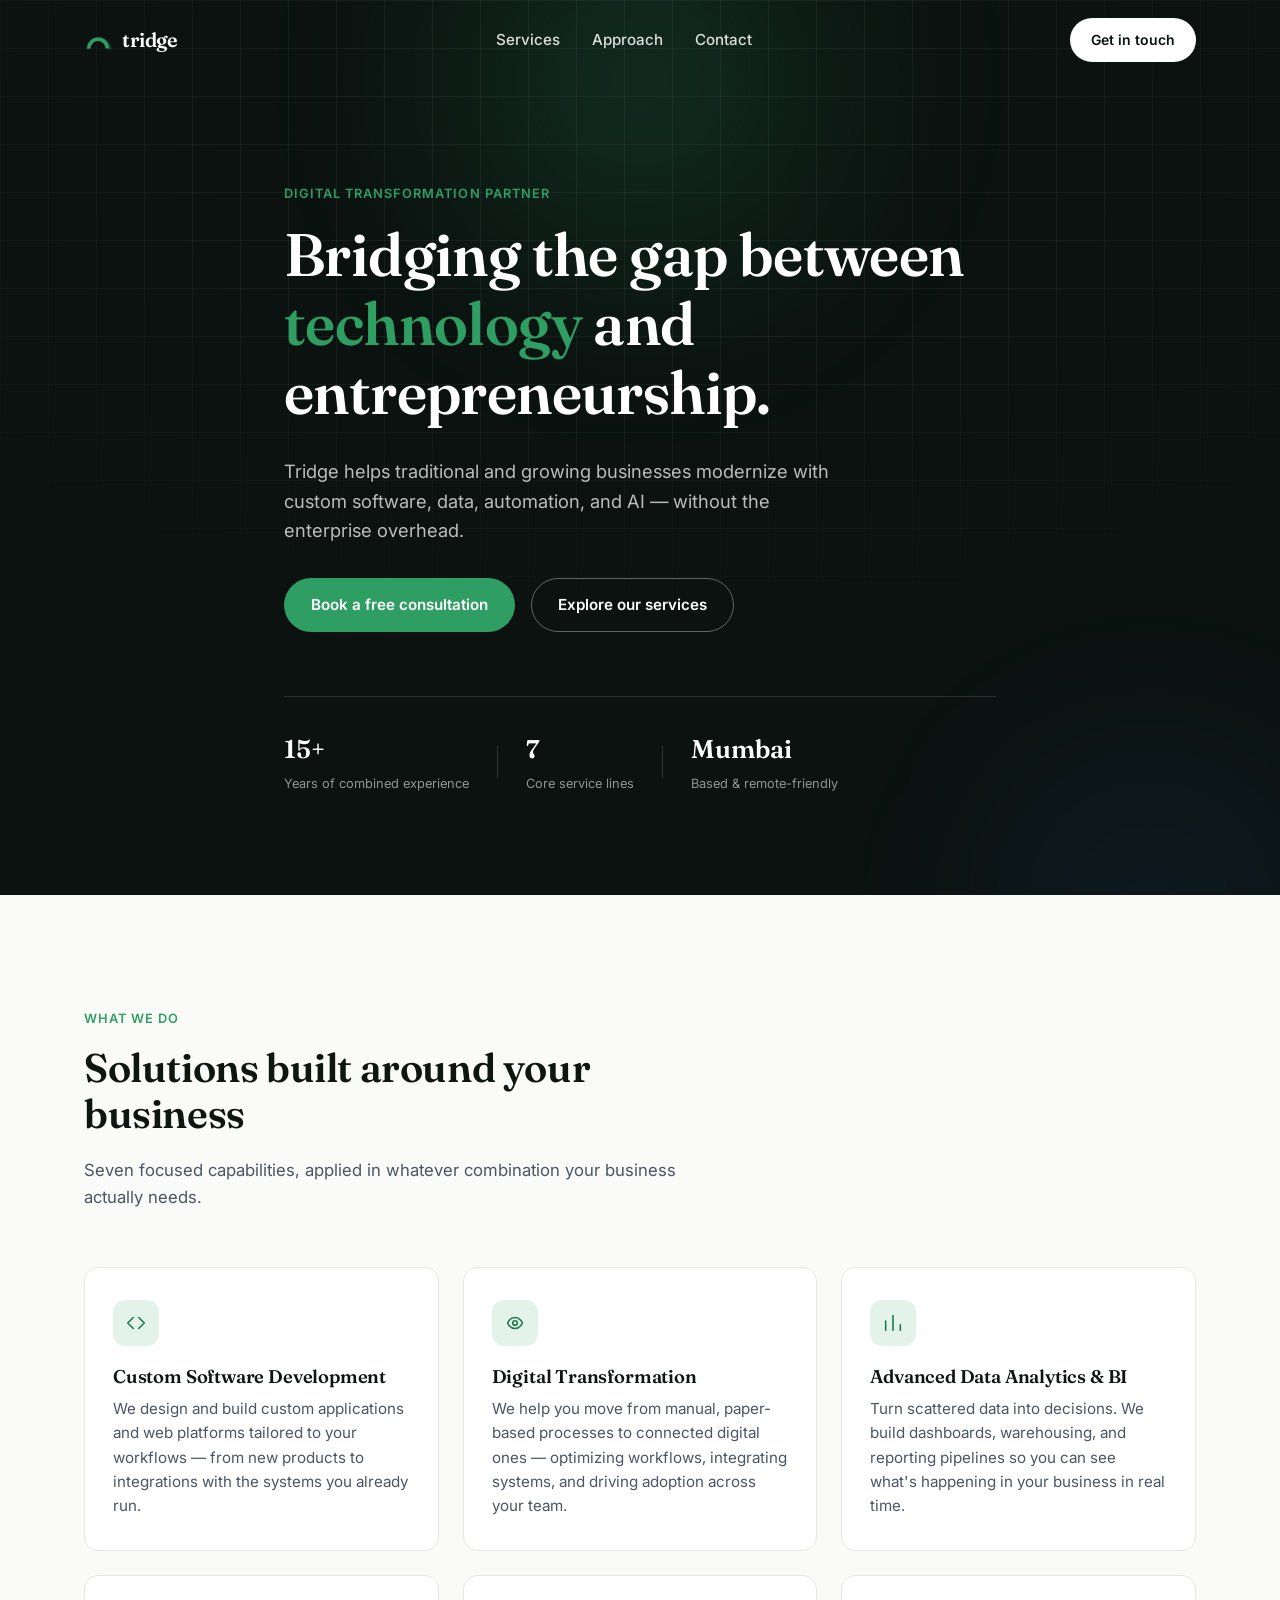
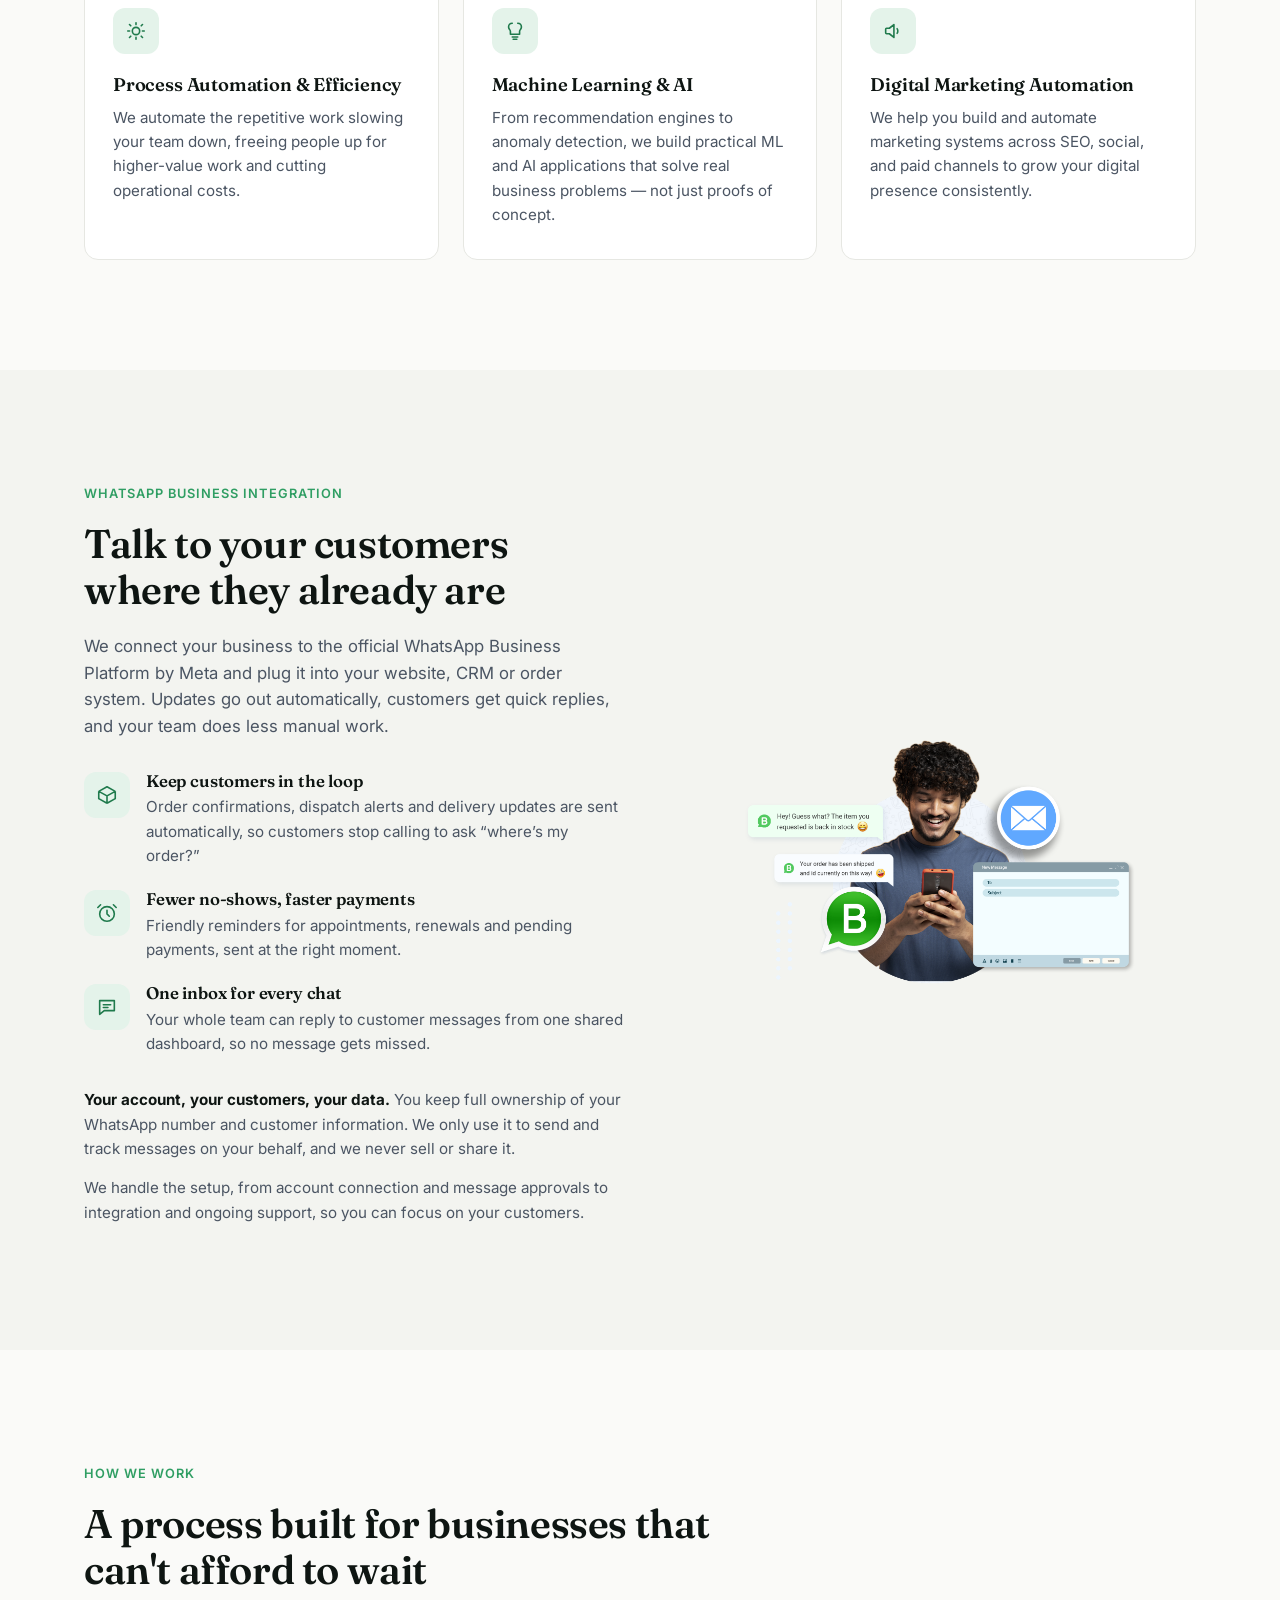
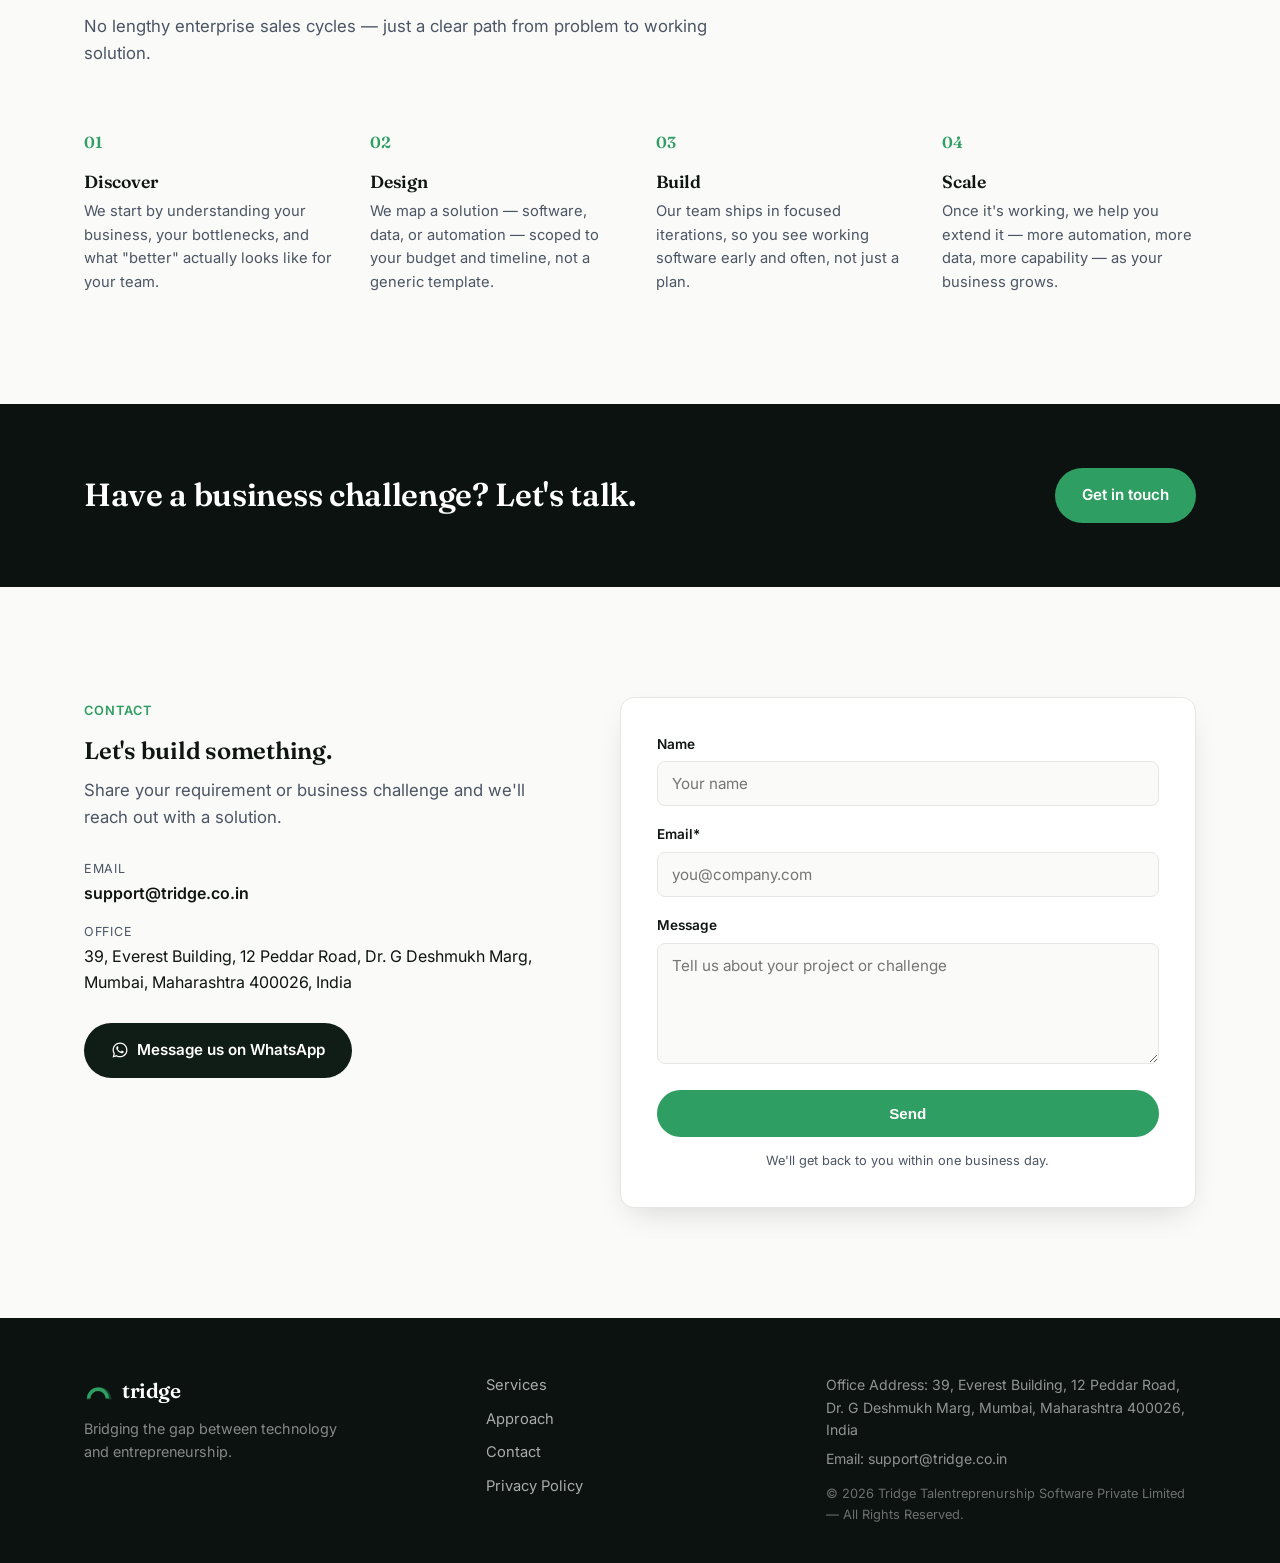
<file: index.html>
<!DOCTYPE html>
<html lang="en">
<head>
<meta charset="UTF-8">
<meta name="viewport" content="width=device-width, initial-scale=1.0">
<title>Tridge — Bridging Technology and Entrepreneurship</title>
<meta name="description" content="Tridge helps traditional and growing businesses modernize with custom software, data analytics, automation, and AI.">

<link rel="preconnect" href="https://fonts.googleapis.com">
<link rel="preconnect" href="https://fonts.gstatic.com" crossorigin>
<link href="https://fonts.googleapis.com/css2?family=Fraunces:opsz,wght@9..144,500;9..144,600;9..144,700&family=Inter:wght@400;500;600;700&display=swap" rel="stylesheet">

<link rel="stylesheet" href="css/styles.css">

<link rel="icon" type="image/png" sizes="32x32" href="assets/favicon-32.png">
<link rel="icon" type="image/png" sizes="16x16" href="assets/favicon-16.png">
<link rel="apple-touch-icon" href="assets/apple-touch-icon.png">
</head>
<body>

<div class="progress-bar" id="progressBar"></div>

<header class="site-header" id="siteHeader">
  <div class="container header-inner">
    <a href="#top" class="logo">
      <span class="logo-mark" aria-hidden="true">
        <svg width="30" height="21" viewBox="0 0 120 84" fill="none" xmlns="http://www.w3.org/2000/svg">
          <path d="M10,78 A50,50 0 0 1 110,78 L98,78 A38,38 0 0 0 22,78 Z" fill="currentColor" opacity="0.32"/>
          <path d="M12,74 A44,44 0 0 1 100,74 L86,74 A30,30 0 0 0 26,74 Z" fill="currentColor"/>
        </svg>
      </span>
      <span class="logo-word">tridge</span>
    </a>

    <nav class="main-nav" id="mainNav">
      <a href="#services">Services</a>
      <a href="#approach">Approach</a>
      <a href="#contact">Contact</a>
    </nav>

    <div class="header-actions">
      <a href="#contact" class="btn btn-primary btn-sm">Get in touch</a>
      <button class="nav-toggle" id="navToggle" aria-label="Toggle navigation" aria-expanded="false">
        <span></span><span></span><span></span>
      </button>
    </div>
  </div>
</header>

<main id="top">

  <!-- HERO -->
  <section class="hero">
    <div class="hero-bg" aria-hidden="true">
      <div class="hero-grid"></div>
      <div class="hero-glow hero-glow-1"></div>
      <div class="hero-glow hero-glow-2"></div>
    </div>
    <div class="container hero-inner">
      <p class="eyebrow reveal">Digital Transformation Partner</p>
      <h1 class="hero-title reveal">Bridging the gap between<br><span class="text-accent">technology</span> and entrepreneurship.</h1>
      <p class="hero-sub reveal">Tridge helps traditional and growing businesses modernize with custom software, data, automation, and AI &mdash; without the enterprise overhead.</p>
      <div class="hero-actions reveal">
        <a href="#contact" class="btn btn-primary">Book a free consultation</a>
        <a href="#services" class="btn btn-ghost">Explore our services</a>
      </div>

      <div class="hero-stats reveal">
        <div class="stat">
          <span class="stat-num">15+</span>
          <span class="stat-label">Years of combined experience</span>
        </div>
        <div class="stat-divider" aria-hidden="true"></div>
        <div class="stat">
          <span class="stat-num">7</span>
          <span class="stat-label">Core service lines</span>
        </div>
        <div class="stat-divider" aria-hidden="true"></div>
        <div class="stat">
          <span class="stat-num">Mumbai</span>
          <span class="stat-label">Based &amp; remote-friendly</span>
        </div>
      </div>
    </div>
  </section>

  <!-- SERVICES -->
  <section class="section" id="services">
    <div class="container">
      <div class="section-head reveal">
        <p class="eyebrow">What we do</p>
        <h2>Solutions built around your business</h2>
        <p class="section-sub">Seven focused capabilities, applied in whatever combination your business actually needs.</p>
      </div>

      <div class="service-grid">

        <article class="service-card reveal">
          <div class="service-icon">
            <svg viewBox="0 0 24 24" fill="none"><path d="M9 18L3 12L9 6M15 6L21 12L15 18" stroke="currentColor" stroke-width="1.75" stroke-linecap="round" stroke-linejoin="round"/></svg>
          </div>
          <h3>Custom Software Development</h3>
          <p>We design and build custom applications and web platforms tailored to your workflows &mdash; from new products to integrations with the systems you already run.</p>
        </article>

        <article class="service-card reveal">
          <div class="service-icon">
            <svg viewBox="0 0 24 24" fill="none"><path d="M4 12C4 12 6 6 12 6C18 6 20 12 20 12C20 12 18 18 12 18C6 18 4 12 4 12Z" stroke="currentColor" stroke-width="1.75" stroke-linecap="round" stroke-linejoin="round"/><circle cx="12" cy="12" r="2.5" stroke="currentColor" stroke-width="1.75"/></svg>
          </div>
          <h3>Digital Transformation</h3>
          <p>We help you move from manual, paper-based processes to connected digital ones &mdash; optimizing workflows, integrating systems, and driving adoption across your team.</p>
        </article>

        <article class="service-card reveal">
          <div class="service-icon">
            <svg viewBox="0 0 24 24" fill="none"><path d="M4 20V10M12 20V4M20 20V14" stroke="currentColor" stroke-width="1.75" stroke-linecap="round" stroke-linejoin="round"/></svg>
          </div>
          <h3>Advanced Data Analytics &amp; BI</h3>
          <p>Turn scattered data into decisions. We build dashboards, warehousing, and reporting pipelines so you can see what's happening in your business in real time.</p>
        </article>

        <article class="service-card reveal">
          <div class="service-icon">
            <svg viewBox="0 0 24 24" fill="none"><path d="M12 3V5M12 19V21M5 12H3M21 12H19M6.3 6.3L4.9 4.9M17.7 6.3L19.1 4.9M6.3 17.7L4.9 19.1M17.7 17.7L19.1 19.1" stroke="currentColor" stroke-width="1.75" stroke-linecap="round"/><circle cx="12" cy="12" r="4" stroke="currentColor" stroke-width="1.75"/></svg>
          </div>
          <h3>Process Automation &amp; Efficiency</h3>
          <p>We automate the repetitive work slowing your team down, freeing people up for higher-value work and cutting operational costs.</p>
        </article>

        <article class="service-card reveal">
          <div class="service-icon">
            <svg viewBox="0 0 24 24" fill="none"><path d="M9 3.5C6.5 3.5 5 5.5 5 7.5C5 9 5.7 9.8 6.2 10.5C6.7 11.2 7 11.7 7 12.5V15.5H17V12.5C17 11.7 17.3 11.2 17.8 10.5C18.3 9.8 19 9 19 7.5C19 5.5 17.5 3.5 15 3.5" stroke="currentColor" stroke-width="1.75" stroke-linecap="round" stroke-linejoin="round"/><path d="M9 18.5H15M10 21H14" stroke="currentColor" stroke-width="1.75" stroke-linecap="round"/></svg>
          </div>
          <h3>Machine Learning &amp; AI</h3>
          <p>From recommendation engines to anomaly detection, we build practical ML and AI applications that solve real business problems &mdash; not just proofs of concept.</p>
        </article>

        <article class="service-card reveal">
          <div class="service-icon">
            <svg viewBox="0 0 24 24" fill="none"><path d="M4 10V14C4 14.5523 4.44772 15 5 15H8L13 19V5L8 9H5C4.44772 9 4 9.44772 4 10Z" stroke="currentColor" stroke-width="1.75" stroke-linejoin="round"/><path d="M16.5 9.5C17.5 10.5 17.5 13.5 16.5 14.5" stroke="currentColor" stroke-width="1.75" stroke-linecap="round"/></svg>
          </div>
          <h3>Digital Marketing Automation</h3>
          <p>We help you build and automate marketing systems across SEO, social, and paid channels to grow your digital presence consistently.</p>
        </article>

      </div>
    </div>
  </section>

  <!-- WHATSAPP BUSINESS -->
  <section class="section section-alt" id="whatsapp">
    <div class="container wa-grid">
      <div class="wa-copy reveal">
        <p class="eyebrow">WhatsApp Business Integration</p>
        <h2>Talk to your customers where they already are</h2>
        <p class="section-sub">We connect your business to the official WhatsApp Business Platform by Meta and plug it into your website, CRM or order system. Updates go out automatically, customers get quick replies, and your team does less manual work.</p>

        <ul class="wa-list">
          <li>
            <span class="service-icon"><svg viewBox="0 0 24 24" fill="none"><path d="M21 8L12 3L3 8M21 8V16L12 21M21 8L12 13M3 8V16L12 21M3 8L12 13M12 13V21" stroke="currentColor" stroke-width="1.75" stroke-linejoin="round"/></svg></span>
            <div>
              <h3>Keep customers in the loop</h3>
              <p>Order confirmations, dispatch alerts and delivery updates are sent automatically, so customers stop calling to ask &ldquo;where&rsquo;s my order?&rdquo;</p>
            </div>
          </li>
          <li>
            <span class="service-icon"><svg viewBox="0 0 24 24" fill="none"><circle cx="12" cy="13" r="8" stroke="currentColor" stroke-width="1.75"/><path d="M12 9V13L14.5 15.5M5 3L2 6M19 3L22 6" stroke="currentColor" stroke-width="1.75" stroke-linecap="round" stroke-linejoin="round"/></svg></span>
            <div>
              <h3>Fewer no-shows, faster payments</h3>
              <p>Friendly reminders for appointments, renewals and pending payments, sent at the right moment.</p>
            </div>
          </li>
          <li>
            <span class="service-icon"><svg viewBox="0 0 24 24" fill="none"><path d="M4 5H20V16H9L4 20V5Z" stroke="currentColor" stroke-width="1.75" stroke-linejoin="round"/><path d="M8 9.5H16M8 12.5H13" stroke="currentColor" stroke-width="1.75" stroke-linecap="round"/></svg></span>
            <div>
              <h3>One inbox for every chat</h3>
              <p>Your whole team can reply to customer messages from one shared dashboard, so no message gets missed.</p>
            </div>
          </li>
        </ul>

        <p class="wa-note"><strong>Your account, your customers, your data.</strong> You keep full ownership of your WhatsApp number and customer information. We only use it to send and track messages on your behalf, and we never sell or share it.</p>
        <p class="wa-note">We handle the setup, from account connection and message approvals to integration and ongoing support, so you can focus on your customers.</p>
      </div>

      <div class="wa-media reveal">
        <img src="assets/images/whatsapp-business.png" width="1640" height="1020" loading="lazy" alt="A customer smiling at his phone while receiving WhatsApp Business order and stock updates">
      </div>
    </div>
  </section>

  <!-- APPROACH -->
  <section class="section" id="approach">
    <div class="container">
      <div class="section-head reveal">
        <p class="eyebrow">How we work</p>
        <h2>A process built for businesses that can't afford to wait</h2>
        <p class="section-sub">No lengthy enterprise sales cycles &mdash; just a clear path from problem to working solution.</p>
      </div>

      <div class="approach-grid">
        <div class="approach-step reveal">
          <span class="approach-num">01</span>
          <h3>Discover</h3>
          <p>We start by understanding your business, your bottlenecks, and what "better" actually looks like for your team.</p>
        </div>
        <div class="approach-step reveal">
          <span class="approach-num">02</span>
          <h3>Design</h3>
          <p>We map a solution &mdash; software, data, or automation &mdash; scoped to your budget and timeline, not a generic template.</p>
        </div>
        <div class="approach-step reveal">
          <span class="approach-num">03</span>
          <h3>Build</h3>
          <p>Our team ships in focused iterations, so you see working software early and often, not just a plan.</p>
        </div>
        <div class="approach-step reveal">
          <span class="approach-num">04</span>
          <h3>Scale</h3>
          <p>Once it's working, we help you extend it &mdash; more automation, more data, more capability &mdash; as your business grows.</p>
        </div>
      </div>
    </div>
  </section>

  <!-- CTA BANNER -->
  <section class="cta-banner reveal">
    <div class="container cta-banner-inner">
      <h2>Have a business challenge? Let's talk.</h2>
      <a href="#contact" class="btn btn-primary">Get in touch</a>
    </div>
  </section>

  <!-- CONTACT -->
  <section class="section" id="contact">
    <div class="container contact-grid">
      <div class="contact-intro reveal">
        <p class="eyebrow">Contact</p>
        <h2>Let's build something.</h2>
        <p class="section-sub">Share your requirement or business challenge and we'll reach out with a solution.</p>

        <div class="contact-info">
          <div class="contact-info-item">
            <span class="contact-info-label">Email</span>
            <a href="mailto:support@tridge.co.in">support@tridge.co.in</a>
          </div>
          <div class="contact-info-item">
            <span class="contact-info-label">Office</span>
            <span>39, Everest Building, 12 Peddar Road, Dr. G Deshmukh Marg, Mumbai, Maharashtra 400026, India</span>
          </div>
        </div>

        <a href="https://wa.me/919820526174" target="_blank" rel="noopener" class="btn btn-whatsapp">
          <svg width="18" height="18" viewBox="0 0 24 24" fill="currentColor" aria-hidden="true"><path d="M12.04 2C6.58 2 2.13 6.45 2.13 11.91C2.13 13.66 2.59 15.36 3.45 16.86L2.05 22L7.3 20.62C8.74 21.41 10.37 21.82 12.04 21.82C17.5 21.82 21.95 17.37 21.95 11.91C21.95 6.45 17.5 2 12.04 2Z" opacity="0"/><path fill-rule="evenodd" clip-rule="evenodd" d="M12.04 2C6.58 2 2.13 6.45 2.13 11.91C2.13 13.66 2.59 15.36 3.45 16.86L2.05 22L7.3 20.62C8.74 21.41 10.37 21.82 12.04 21.82C17.5 21.82 21.95 17.37 21.95 11.91C21.95 6.45 17.5 2 12.04 2ZM12.04 3.67C16.57 3.67 20.27 7.37 20.27 11.91C20.27 16.45 16.57 20.15 12.04 20.15C10.53 20.15 9.06 19.74 7.78 18.97L7.47 18.79L4.42 19.59L5.24 16.62L5.03 16.29C4.19 14.97 3.75 13.46 3.75 11.91C3.75 7.37 7.5 3.67 12.04 3.67ZM8.53 7.13C8.36 7.13 8.09 7.19 7.86 7.44C7.63 7.69 6.99 8.29 6.99 9.5C6.99 10.71 7.88 11.88 8 12.05C8.13 12.21 9.72 14.71 12.2 15.71C14.26 16.55 14.68 16.39 15.12 16.35C15.57 16.31 16.56 15.75 16.77 15.17C16.98 14.59 16.98 14.09 16.92 13.99C16.85 13.88 16.68 13.82 16.42 13.69C16.16 13.56 14.87 12.93 14.63 12.84C14.39 12.76 14.22 12.71 14.05 12.98C13.88 13.24 13.39 13.82 13.24 13.99C13.09 14.16 12.94 14.18 12.68 14.05C12.42 13.92 11.58 13.64 10.58 12.75C9.8 12.06 9.27 11.2 9.12 10.94C8.97 10.68 9.1 10.54 9.23 10.41C9.35 10.29 9.5 10.09 9.63 9.94C9.76 9.79 9.8 9.68 9.89 9.51C9.98 9.34 9.93 9.19 9.87 9.06C9.8 8.93 9.29 7.63 9.06 7.13C8.87 6.69 8.68 6.7 8.53 7.13Z"/></svg>
          Message us on WhatsApp
        </a>
      </div>

      <form class="contact-form reveal" id="contactForm">
        <div class="form-row">
          <label for="name">Name</label>
          <input type="text" id="name" name="name" placeholder="Your name">
        </div>
        <div class="form-row">
          <label for="email">Email*</label>
          <input type="email" id="email" name="email" placeholder="you@company.com" required>
        </div>
        <div class="form-row">
          <label for="message">Message</label>
          <textarea id="message" name="message" rows="5" placeholder="Tell us about your project or challenge"></textarea>
        </div>
        <button type="submit" class="btn btn-primary btn-block">Send</button>
        <p class="form-note" id="formNote">We'll get back to you within one business day.</p>
      </form>
    </div>
  </section>

</main>

<footer class="site-footer">
  <div class="container footer-inner">
    <div class="footer-brand">
      <span class="logo footer-logo">
        <span class="logo-mark" aria-hidden="true">
          <svg width="30" height="21" viewBox="0 0 120 84" fill="none" xmlns="http://www.w3.org/2000/svg">
            <path d="M10,78 A50,50 0 0 1 110,78 L98,78 A38,38 0 0 0 22,78 Z" fill="currentColor" opacity="0.32"/>
            <path d="M12,74 A44,44 0 0 1 100,74 L86,74 A30,30 0 0 0 26,74 Z" fill="currentColor"/>
          </svg>
        </span>
        <span class="logo-word">tridge</span>
      </span>
      <p>Bridging the gap between technology and entrepreneurship.</p>
    </div>
    <nav class="footer-nav">
      <a href="#services">Services</a>
      <a href="#approach">Approach</a>
      <a href="#contact">Contact</a>
      <a href="privacy-policy.html">Privacy Policy</a>
    </nav>
    <div class="footer-meta">
      <p>Office Address: 39, Everest Building, 12 Peddar Road, Dr. G Deshmukh Marg, Mumbai, Maharashtra 400026, India</p>
      <p>Email: <a href="mailto:support@tridge.co.in">support@tridge.co.in</a></p>
      <p class="copyright">&copy; <span id="year"></span> Tridge Talentreprenurship Software Private Limited &mdash; All Rights Reserved.</p>
    </div>
  </div>
</footer>

<script src="js/main.js"></script>
</body>
</html>
</file>
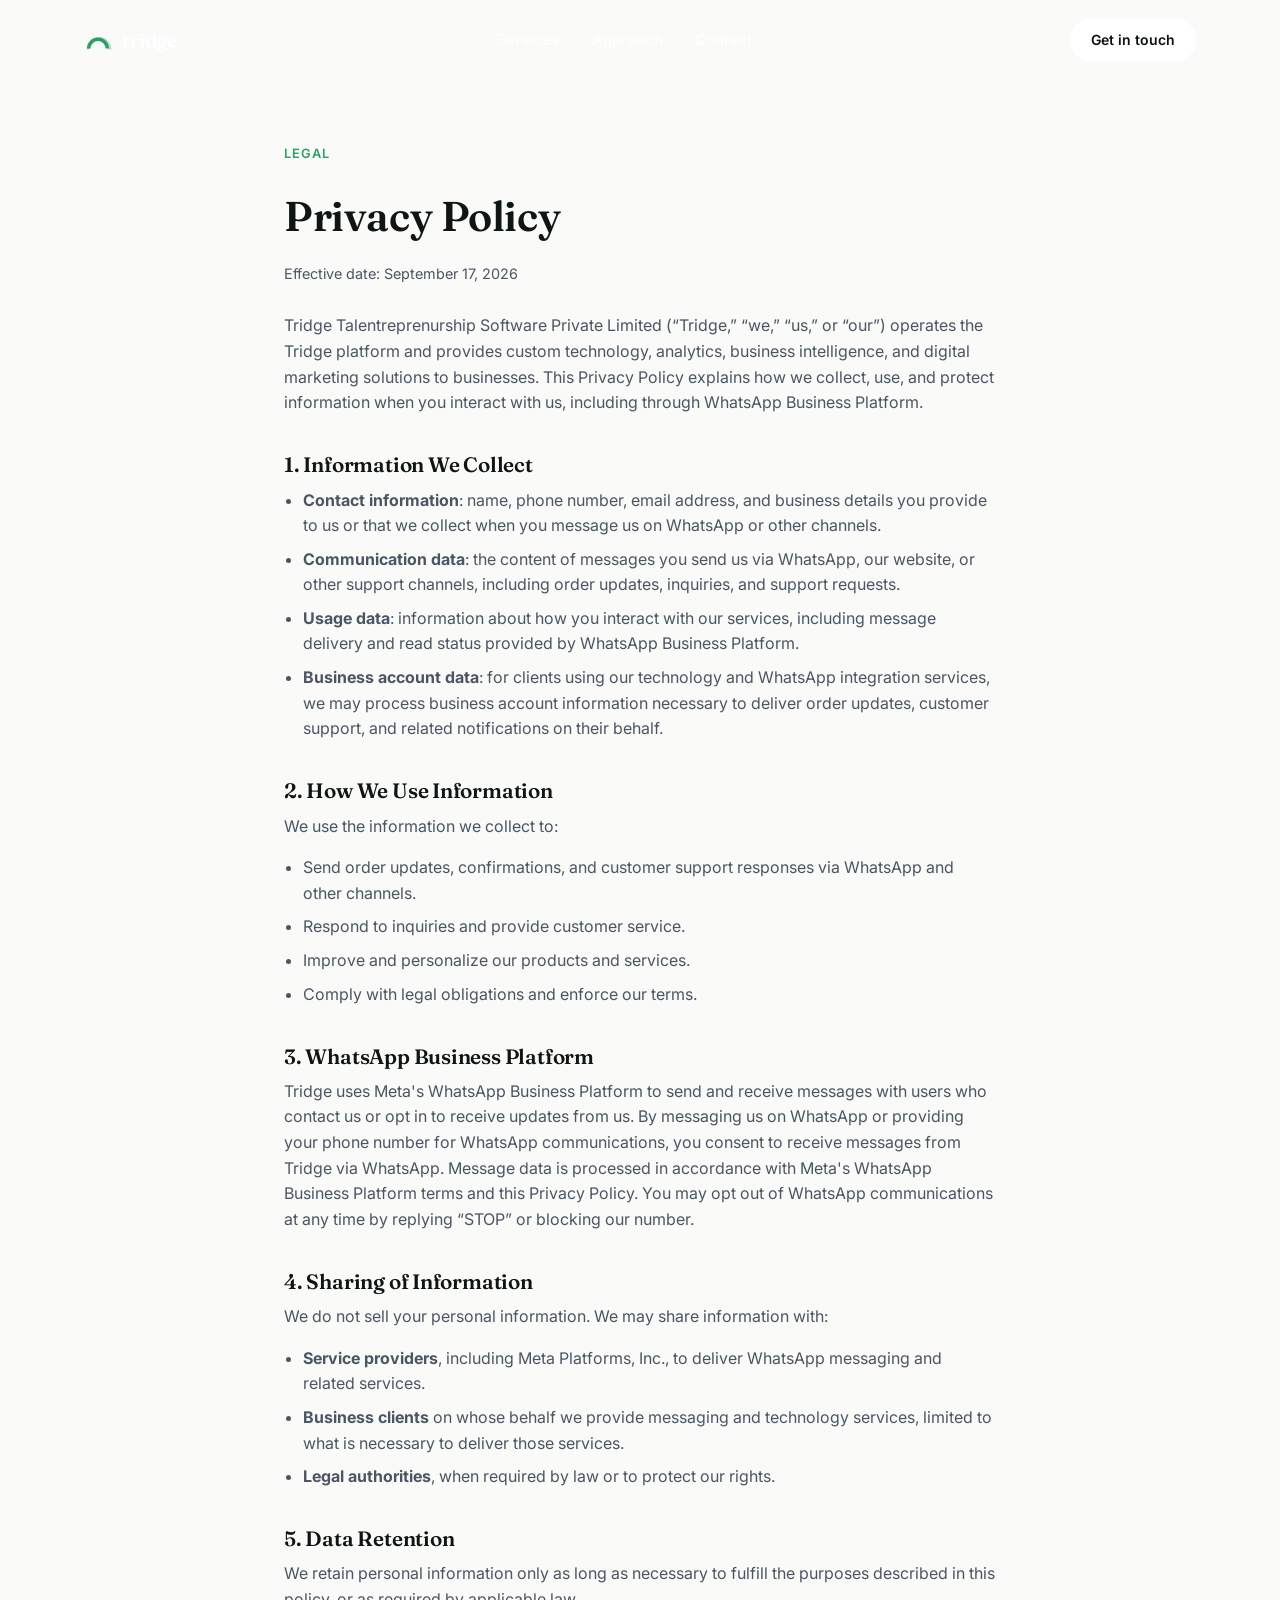
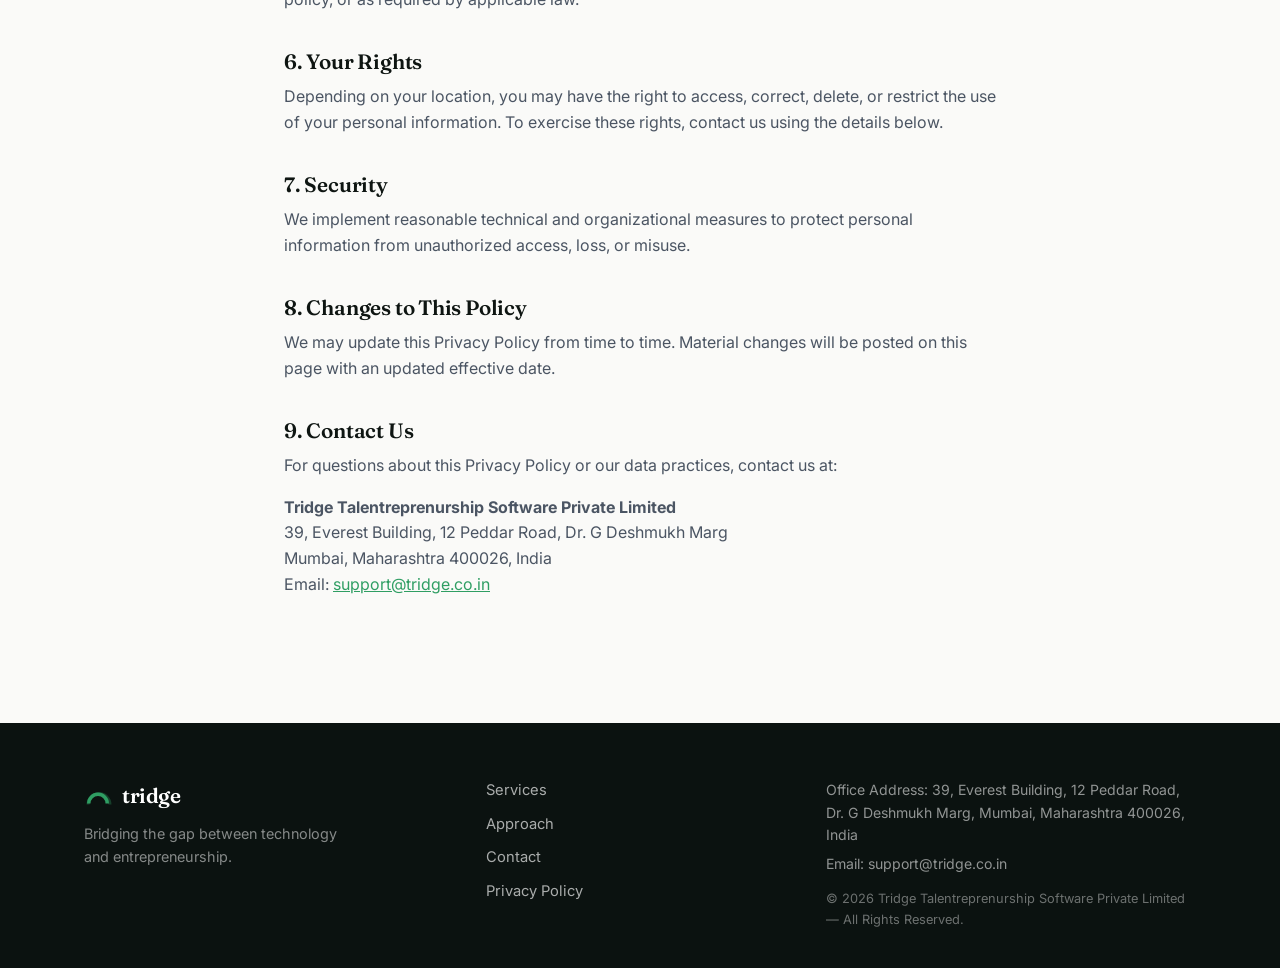
<file: privacy-policy.html>
<!DOCTYPE html>
<html lang="en">
<head>
<meta charset="UTF-8">
<meta name="viewport" content="width=device-width, initial-scale=1.0">
<title>Privacy Policy — Tridge</title>
<meta name="description" content="Tridge's Privacy Policy: how we collect, use, and protect your information, including through the WhatsApp Business Platform.">

<link rel="preconnect" href="https://fonts.googleapis.com">
<link rel="preconnect" href="https://fonts.gstatic.com" crossorigin>
<link href="https://fonts.googleapis.com/css2?family=Fraunces:opsz,wght@9..144,500;9..144,600;9..144,700&family=Inter:wght@400;500;600;700&display=swap" rel="stylesheet">

<link rel="stylesheet" href="css/styles.css">

<link rel="icon" type="image/png" sizes="32x32" href="assets/favicon-32.png">
<link rel="icon" type="image/png" sizes="16x16" href="assets/favicon-16.png">
<link rel="apple-touch-icon" href="assets/apple-touch-icon.png">
</head>
<body>

<div class="progress-bar" id="progressBar"></div>

<header class="site-header is-scrolled" id="siteHeader">
  <div class="container header-inner">
    <a href="index.html#top" class="logo">
      <span class="logo-mark" aria-hidden="true">
        <svg width="30" height="21" viewBox="0 0 120 84" fill="none" xmlns="http://www.w3.org/2000/svg">
          <path d="M10,78 A50,50 0 0 1 110,78 L98,78 A38,38 0 0 0 22,78 Z" fill="currentColor" opacity="0.32"/>
          <path d="M12,74 A44,44 0 0 1 100,74 L86,74 A30,30 0 0 0 26,74 Z" fill="currentColor"/>
        </svg>
      </span>
      <span class="logo-word">tridge</span>
    </a>

    <nav class="main-nav" id="mainNav">
      <a href="index.html#services">Services</a>
      <a href="index.html#approach">Approach</a>
      <a href="index.html#contact">Contact</a>
    </nav>

    <div class="header-actions">
      <a href="index.html#contact" class="btn btn-primary btn-sm">Get in touch</a>
      <button class="nav-toggle" id="navToggle" aria-label="Toggle navigation" aria-expanded="false">
        <span></span><span></span><span></span>
      </button>
    </div>
  </div>
</header>

<main id="top">
  <section class="section legal-page">
    <div class="container legal-container">
      <p class="eyebrow">Legal</p>
      <h1>Privacy Policy</h1>
      <p class="legal-effective">Effective date: September 17, 2026</p>

      <p>Tridge Talentreprenurship Software Private Limited (&ldquo;Tridge,&rdquo; &ldquo;we,&rdquo; &ldquo;us,&rdquo; or &ldquo;our&rdquo;) operates the Tridge platform and provides custom technology, analytics, business intelligence, and digital marketing solutions to businesses. This Privacy Policy explains how we collect, use, and protect information when you interact with us, including through WhatsApp Business Platform.</p>

      <h2>1. Information We Collect</h2>
      <ul>
        <li><strong>Contact information</strong>: name, phone number, email address, and business details you provide to us or that we collect when you message us on WhatsApp or other channels.</li>
        <li><strong>Communication data</strong>: the content of messages you send us via WhatsApp, our website, or other support channels, including order updates, inquiries, and support requests.</li>
        <li><strong>Usage data</strong>: information about how you interact with our services, including message delivery and read status provided by WhatsApp Business Platform.</li>
        <li><strong>Business account data</strong>: for clients using our technology and WhatsApp integration services, we may process business account information necessary to deliver order updates, customer support, and related notifications on their behalf.</li>
      </ul>

      <h2>2. How We Use Information</h2>
      <p>We use the information we collect to:</p>
      <ul>
        <li>Send order updates, confirmations, and customer support responses via WhatsApp and other channels.</li>
        <li>Respond to inquiries and provide customer service.</li>
        <li>Improve and personalize our products and services.</li>
        <li>Comply with legal obligations and enforce our terms.</li>
      </ul>

      <h2>3. WhatsApp Business Platform</h2>
      <p>Tridge uses Meta's WhatsApp Business Platform to send and receive messages with users who contact us or opt in to receive updates from us. By messaging us on WhatsApp or providing your phone number for WhatsApp communications, you consent to receive messages from Tridge via WhatsApp. Message data is processed in accordance with Meta's WhatsApp Business Platform terms and this Privacy Policy. You may opt out of WhatsApp communications at any time by replying &ldquo;STOP&rdquo; or blocking our number.</p>

      <h2>4. Sharing of Information</h2>
      <p>We do not sell your personal information. We may share information with:</p>
      <ul>
        <li><strong>Service providers</strong>, including Meta Platforms, Inc., to deliver WhatsApp messaging and related services.</li>
        <li><strong>Business clients</strong> on whose behalf we provide messaging and technology services, limited to what is necessary to deliver those services.</li>
        <li><strong>Legal authorities</strong>, when required by law or to protect our rights.</li>
      </ul>

      <h2>5. Data Retention</h2>
      <p>We retain personal information only as long as necessary to fulfill the purposes described in this policy, or as required by applicable law.</p>

      <h2>6. Your Rights</h2>
      <p>Depending on your location, you may have the right to access, correct, delete, or restrict the use of your personal information. To exercise these rights, contact us using the details below.</p>

      <h2>7. Security</h2>
      <p>We implement reasonable technical and organizational measures to protect personal information from unauthorized access, loss, or misuse.</p>

      <h2>8. Changes to This Policy</h2>
      <p>We may update this Privacy Policy from time to time. Material changes will be posted on this page with an updated effective date.</p>

      <h2>9. Contact Us</h2>
      <p>For questions about this Privacy Policy or our data practices, contact us at:</p>
      <p class="legal-address">
        <strong>Tridge Talentreprenurship Software Private Limited</strong><br>
        39, Everest Building, 12 Peddar Road, Dr. G Deshmukh Marg<br>
        Mumbai, Maharashtra 400026, India<br>
        Email: <a href="mailto:support@tridge.co.in">support@tridge.co.in</a>
      </p>
    </div>
  </section>
</main>

<footer class="site-footer">
  <div class="container footer-inner">
    <div class="footer-brand">
      <span class="logo footer-logo">
        <span class="logo-mark" aria-hidden="true">
          <svg width="30" height="21" viewBox="0 0 120 84" fill="none" xmlns="http://www.w3.org/2000/svg">
            <path d="M10,78 A50,50 0 0 1 110,78 L98,78 A38,38 0 0 0 22,78 Z" fill="currentColor" opacity="0.32"/>
            <path d="M12,74 A44,44 0 0 1 100,74 L86,74 A30,30 0 0 0 26,74 Z" fill="currentColor"/>
          </svg>
        </span>
        <span class="logo-word">tridge</span>
      </span>
      <p>Bridging the gap between technology and entrepreneurship.</p>
    </div>
    <nav class="footer-nav">
      <a href="index.html#services">Services</a>
      <a href="index.html#approach">Approach</a>
      <a href="index.html#contact">Contact</a>
      <a href="privacy-policy.html">Privacy Policy</a>
    </nav>
    <div class="footer-meta">
      <p>Office Address: 39, Everest Building, 12 Peddar Road, Dr. G Deshmukh Marg, Mumbai, Maharashtra 400026, India</p>
      <p>Email: <a href="mailto:support@tridge.co.in">support@tridge.co.in</a></p>
      <p class="copyright">&copy; <span id="year"></span> Tridge Talentreprenurship Software Private Limited &mdash; All Rights Reserved.</p>
    </div>
  </div>
</footer>

<script src="js/main.js"></script>
</body>
</html>
</file>
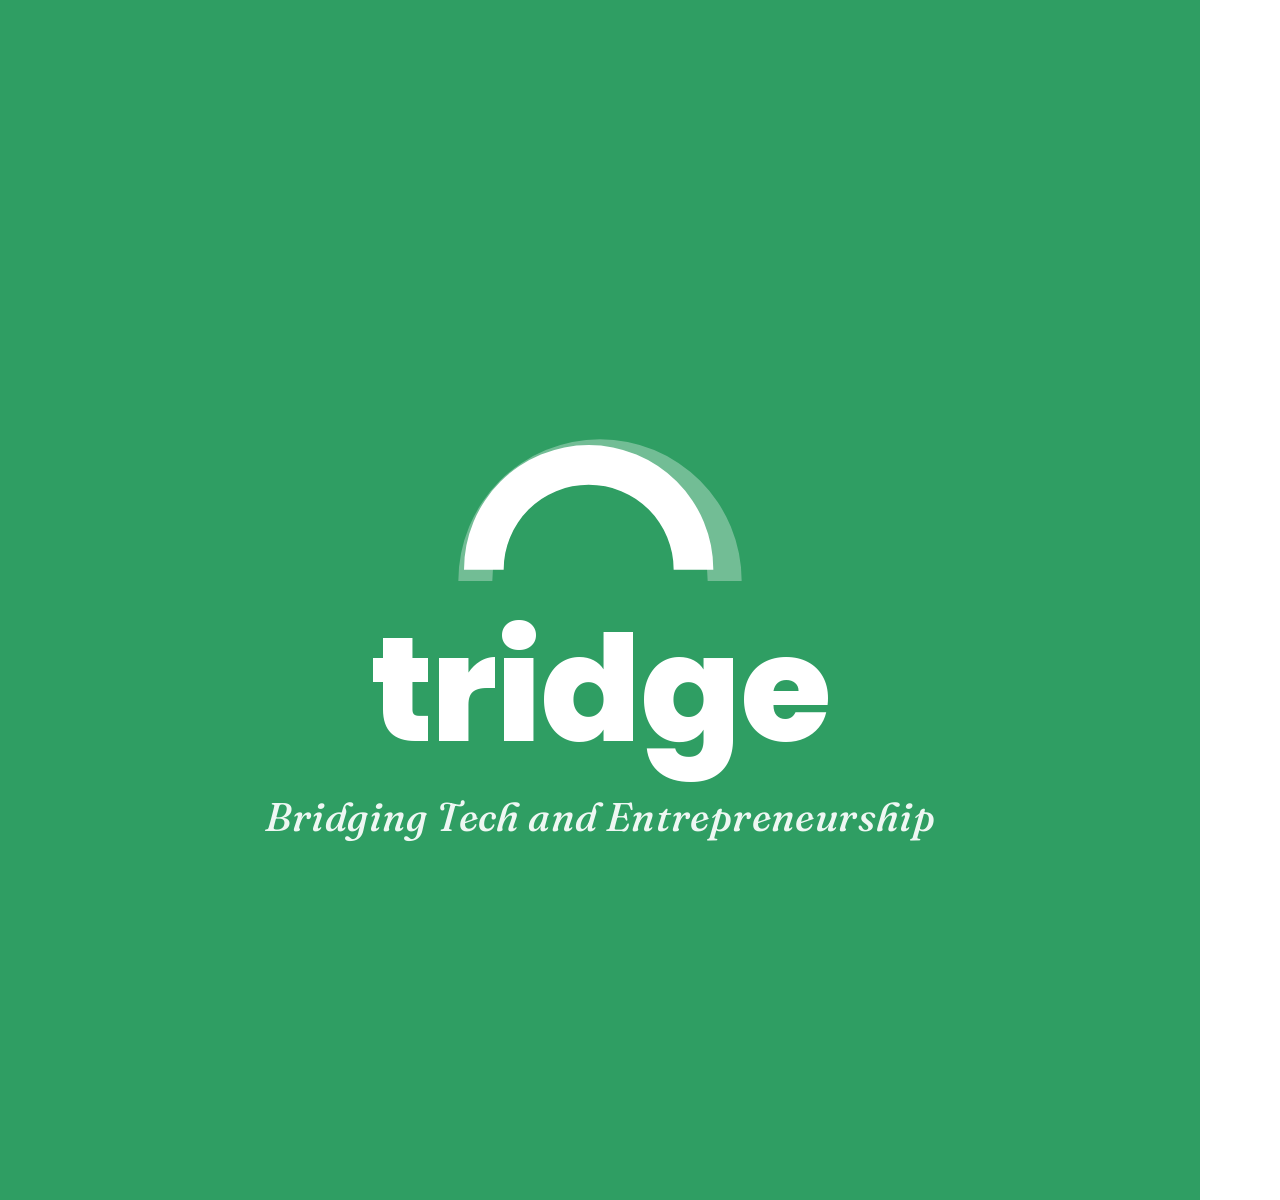
<file: assets/brand/badge-source.html>
<!DOCTYPE html>
<html>
<head>
<meta charset="UTF-8">
<link rel="preconnect" href="https://fonts.googleapis.com">
<link rel="preconnect" href="https://fonts.gstatic.com" crossorigin>
<link href="https://fonts.googleapis.com/css2?family=Fraunces:ital,wght@0,600;1,500&family=Poppins:wght@800&display=swap" rel="stylesheet">
<style>
  html, body { margin: 0; padding: 0; }
  .badge {
    width: 1200px;
    height: 1200px;
    background: #2F9E63;
    display: flex;
    flex-direction: column;
    align-items: center;
    justify-content: center;
    font-family: sans-serif;
  }
  .badge .icon {
    width: 340px;
    color: #ffffff;
    margin-bottom: 18px;
  }
  .badge .word {
    font-family: 'Poppins', sans-serif;
    font-weight: 800;
    font-size: 148px;
    color: #ffffff;
    letter-spacing: -0.01em;
    line-height: 1;
    margin: 0 0 28px;
  }
  .badge .tag {
    font-family: 'Fraunces', serif;
    font-style: italic;
    font-weight: 500;
    font-size: 40px;
    color: rgba(255,255,255,0.92);
    letter-spacing: 0.01em;
  }
</style>
</head>
<body>
  <div class="badge">
    <svg class="icon" xmlns="http://www.w3.org/2000/svg" viewBox="0 0 120 84" fill="none">
      <path d="M10,78 A50,50 0 0 1 110,78 L98,78 A38,38 0 0 0 22,78 Z" fill="currentColor" opacity="0.32"/>
      <path d="M12,74 A44,44 0 0 1 100,74 L86,74 A30,30 0 0 0 26,74 Z" fill="currentColor"/>
    </svg>
    <div class="word">tridge</div>
    <div class="tag">Bridging Tech and Entrepreneurship</div>
  </div>
</body>
</html>
</file>
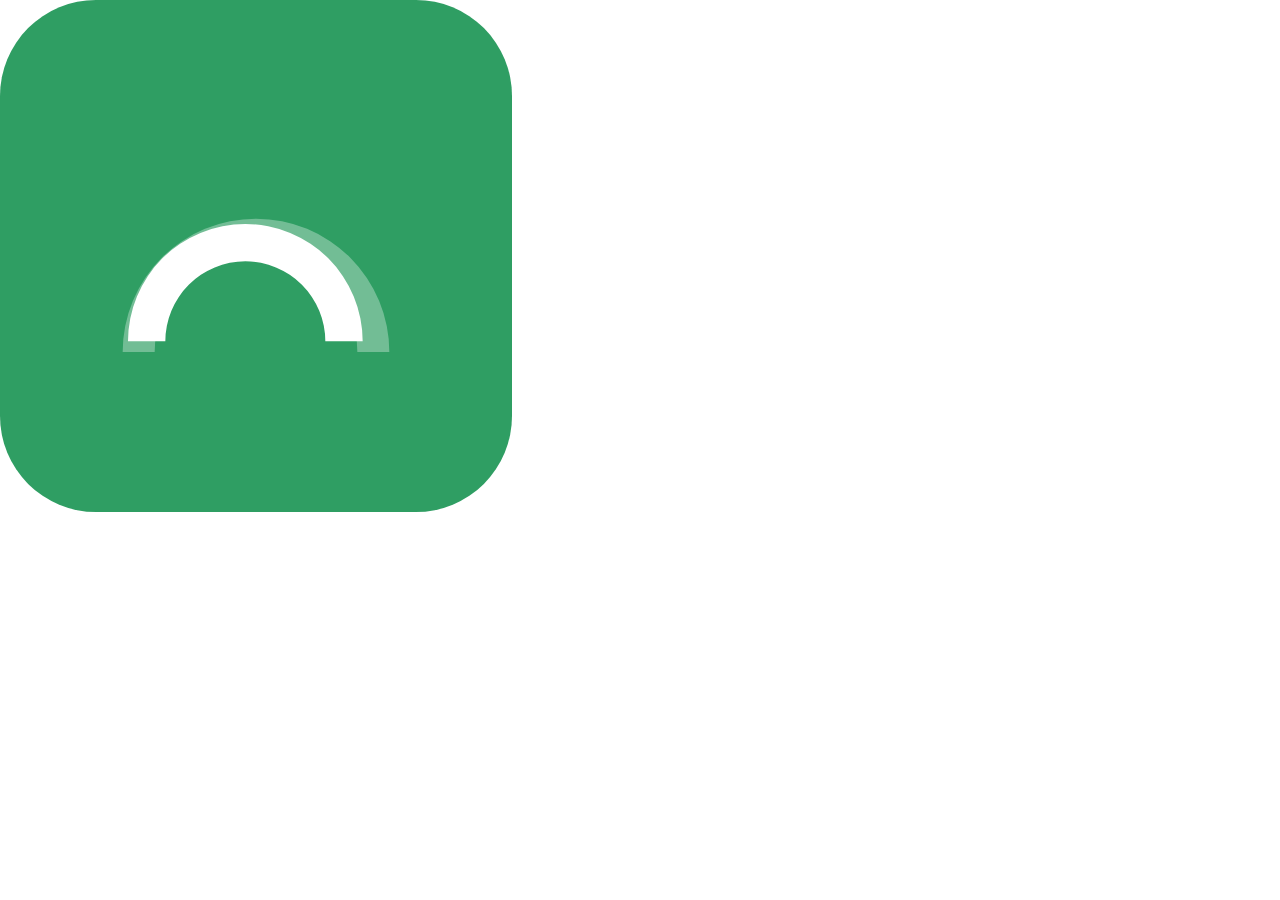
<file: assets/brand/favicon-source.html>
<!DOCTYPE html>
<html>
<head>
<meta charset="UTF-8">
<style>
  html, body { margin: 0; padding: 0; }
  .icon-wrap {
    width: 512px;
    height: 512px;
    background: #2F9E63;
    border-radius: 96px;
    display: flex;
    align-items: center;
    justify-content: center;
  }
  .icon-wrap svg { width: 320px; color: #ffffff; }
</style>
</head>
<body>
  <div class="icon-wrap">
    <svg xmlns="http://www.w3.org/2000/svg" viewBox="0 0 120 84" fill="none">
      <path d="M10,78 A50,50 0 0 1 110,78 L98,78 A38,38 0 0 0 22,78 Z" fill="currentColor" opacity="0.32"/>
      <path d="M12,74 A44,44 0 0 1 100,74 L86,74 A30,30 0 0 0 26,74 Z" fill="currentColor"/>
    </svg>
  </div>
</body>
</html>
</file>
<file: css/styles.css>
/* ---------- Tokens ---------- */
:root {
  --ink: #0e1512;
  --ink-soft: #4b5563;
  --paper: #fafaf8;
  --paper-alt: #f3f4f0;
  --line: #e6e7e2;
  --accent: #2f9e63;
  --accent-dark: #1f7a4c;
  --accent-soft: #e4f3ea;
  --dark: #0b1210;
  --dark-2: #101c16;
  --white: #ffffff;

  --font-display: "Fraunces", Georgia, serif;
  --font-body: "Inter", -apple-system, BlinkMacSystemFont, "Segoe UI", sans-serif;

  --radius: 14px;
  --radius-sm: 8px;
  --shadow: 0 12px 32px -12px rgba(14, 21, 18, 0.18);
  --container: 1160px;
}

* { box-sizing: border-box; }
html { scroll-behavior: smooth; }

body {
  margin: 0;
  font-family: var(--font-body);
  color: var(--ink);
  background: var(--paper);
  -webkit-font-smoothing: antialiased;
  line-height: 1.6;
}

img { max-width: 100%; display: block; }

a { color: inherit; text-decoration: none; }

h1, h2, h3 {
  font-family: var(--font-display);
  font-weight: 600;
  line-height: 1.15;
  margin: 0 0 0.5em;
  letter-spacing: -0.01em;
}

p { margin: 0 0 1em; color: var(--ink-soft); }

.container {
  width: 100%;
  max-width: var(--container);
  margin: 0 auto;
  padding: 0 24px;
}

.text-accent { color: var(--accent); }

/* ---------- Reveal animation ---------- */
.reveal {
  opacity: 0;
  transform: translateY(16px);
  transition: opacity 0.7s ease, transform 0.7s ease;
}
.reveal.is-visible {
  opacity: 1;
  transform: translateY(0);
}

/* ---------- Buttons ---------- */
.btn {
  display: inline-flex;
  align-items: center;
  justify-content: center;
  gap: 8px;
  padding: 14px 26px;
  border-radius: 999px;
  font-weight: 600;
  font-size: 0.95rem;
  border: 1px solid transparent;
  cursor: pointer;
  transition: transform 0.2s ease, background 0.2s ease, border-color 0.2s ease, color 0.2s ease;
  white-space: nowrap;
}
.btn:hover { transform: translateY(-2px); }

.btn-primary {
  background: var(--accent);
  color: var(--white);
}
.btn-primary:hover { background: var(--accent-dark); }

.btn-ghost {
  background: transparent;
  border-color: rgba(255,255,255,0.35);
  color: var(--white);
}
.btn-ghost:hover { border-color: rgba(255,255,255,0.7); }

.btn-sm { padding: 10px 20px; font-size: 0.875rem; }

.btn-block { width: 100%; }

.btn-whatsapp {
  background: var(--dark-2);
  color: var(--white);
  margin-top: 20px;
}
.btn-whatsapp:hover { background: var(--ink); }

/* ---------- Progress bar ---------- */
.progress-bar {
  position: fixed;
  top: 0; left: 0;
  height: 3px;
  width: 0%;
  background: var(--accent);
  z-index: 1000;
  transition: width 0.1s ease-out;
}

/* ---------- Header ---------- */
.site-header {
  position: fixed;
  top: 0; left: 0; right: 0;
  z-index: 900;
  padding: 18px 0;
  transition: background 0.3s ease, padding 0.3s ease, box-shadow 0.3s ease;
}
.site-header.is-scrolled {
  background: rgba(250, 250, 248, 0.85);
  backdrop-filter: blur(10px);
  padding: 12px 0;
  box-shadow: 0 1px 0 rgba(14,21,18,0.06);
}

.header-inner {
  display: flex;
  align-items: center;
  justify-content: space-between;
}

.logo {
  display: flex;
  align-items: center;
  gap: 8px;
  color: var(--white);
  transition: color 0.3s ease;
}
.site-header.is-scrolled .logo { color: var(--ink); }
.logo-mark { display: flex; color: var(--accent); }
.logo-word {
  font-family: var(--font-display);
  font-weight: 600;
  font-size: 1.25rem;
  letter-spacing: -0.02em;
}

.main-nav {
  display: flex;
  gap: 32px;
}
.main-nav a {
  color: rgba(255,255,255,0.85);
  font-weight: 500;
  font-size: 0.95rem;
  transition: color 0.3s ease;
}
.site-header.is-scrolled .main-nav a { color: var(--ink-soft); }
.main-nav a:hover { color: var(--accent); }
.site-header.is-scrolled .main-nav a:hover { color: var(--accent); }

.header-actions { display: flex; align-items: center; gap: 16px; }

.site-header:not(.is-scrolled) .btn-primary.btn-sm {
  background: var(--white);
  color: var(--dark);
}
.site-header:not(.is-scrolled) .btn-primary.btn-sm:hover {
  background: var(--accent);
  color: var(--white);
}

.nav-toggle {
  display: none;
  flex-direction: column;
  justify-content: center;
  gap: 5px;
  width: 32px;
  height: 32px;
  background: none;
  border: none;
  cursor: pointer;
}
.nav-toggle span {
  width: 100%;
  height: 2px;
  background: var(--white);
  transition: background 0.3s ease;
}
.site-header.is-scrolled .nav-toggle span { background: var(--ink); }

/* ---------- Hero ---------- */
.hero {
  position: relative;
  background: var(--dark);
  color: var(--white);
  padding: 180px 0 100px;
  overflow: hidden;
}

.hero-bg { position: absolute; inset: 0; }
.hero-grid {
  position: absolute; inset: 0;
  background-image:
    linear-gradient(rgba(255,255,255,0.05) 1px, transparent 1px),
    linear-gradient(90deg, rgba(255,255,255,0.05) 1px, transparent 1px);
  background-size: 48px 48px;
  mask-image: radial-gradient(ellipse 80% 60% at 50% 20%, black 40%, transparent 90%);
}
.hero-glow {
  position: absolute;
  border-radius: 50%;
  filter: blur(90px);
  opacity: 0.5;
}
.hero-glow-1 {
  width: 520px; height: 520px;
  background: radial-gradient(circle, rgba(47,158,99,0.55), transparent 70%);
  top: -180px; left: 50%;
  transform: translateX(-50%);
}
.hero-glow-2 {
  width: 420px; height: 420px;
  background: radial-gradient(circle, rgba(60,130,255,0.25), transparent 70%);
  bottom: -220px; right: -80px;
}

.hero-inner {
  position: relative;
  z-index: 1;
  max-width: 760px;
}

.eyebrow {
  display: inline-block;
  font-size: 0.8rem;
  font-weight: 600;
  letter-spacing: 0.08em;
  text-transform: uppercase;
  color: var(--accent);
  margin-bottom: 16px;
}

.hero-title {
  font-size: clamp(2.4rem, 5vw, 3.75rem);
  color: var(--white);
}

.hero-sub {
  font-size: 1.15rem;
  color: rgba(255,255,255,0.72);
  max-width: 560px;
  margin-bottom: 32px;
}

.hero-actions {
  display: flex;
  flex-wrap: wrap;
  gap: 16px;
  margin-bottom: 64px;
}

.hero-stats {
  display: flex;
  align-items: center;
  gap: 28px;
  flex-wrap: wrap;
  padding-top: 32px;
  border-top: 1px solid rgba(255,255,255,0.12);
}
.stat { display: flex; flex-direction: column; gap: 4px; }
.stat-num {
  font-family: var(--font-display);
  font-size: 1.6rem;
  font-weight: 600;
  color: var(--white);
}
.stat-label {
  font-size: 0.8rem;
  color: rgba(255,255,255,0.55);
}
.stat-divider {
  width: 1px;
  height: 32px;
  background: rgba(255,255,255,0.14);
}

/* ---------- Sections ---------- */
.section { padding: 110px 0; }
.section-alt { background: var(--paper-alt); }

.section-head { max-width: 640px; margin-bottom: 56px; }
.section-head h2 { font-size: clamp(1.8rem, 3.2vw, 2.5rem); }
.section-sub { font-size: 1.05rem; }

/* ---------- Services ---------- */
.service-grid {
  display: grid;
  grid-template-columns: repeat(3, 1fr);
  gap: 24px;
}

.service-card {
  background: var(--white);
  border: 1px solid var(--line);
  border-radius: var(--radius);
  padding: 32px 28px;
  transition: transform 0.25s ease, box-shadow 0.25s ease, border-color 0.25s ease;
}
.service-card:hover {
  transform: translateY(-4px);
  box-shadow: var(--shadow);
  border-color: transparent;
}

.service-icon {
  width: 46px;
  height: 46px;
  display: flex;
  align-items: center;
  justify-content: center;
  border-radius: 12px;
  background: var(--accent-soft);
  color: var(--accent-dark);
  margin-bottom: 20px;
}
.service-icon svg { width: 22px; height: 22px; }

.service-card h3 { font-size: 1.15rem; margin-bottom: 10px; }
.service-card p { font-size: 0.95rem; margin-bottom: 0; }

/* ---------- WhatsApp Business ---------- */
.wa-grid {
  display: grid;
  grid-template-columns: 1.05fr 1fr;
  gap: 56px;
  align-items: center;
}
.wa-copy h2 { font-size: clamp(1.8rem, 3.2vw, 2.5rem); }
.wa-list { list-style: none; padding: 0; margin: 32px 0; display: grid; gap: 22px; }
.wa-list li { display: flex; gap: 16px; align-items: flex-start; }
.wa-list .service-icon { flex-shrink: 0; margin-bottom: 0; }
.wa-list h3 { font-size: 1.05rem; margin-bottom: 4px; }
.wa-list p { font-size: 0.95rem; margin-bottom: 0; }
.wa-note { font-size: 0.95rem; }
.wa-note strong { color: var(--ink); }
.wa-media { display: flex; justify-content: center; }
.wa-media img { width: 100%; max-width: 420px; height: auto; display: block; }

/* ---------- Approach ---------- */
.approach-grid {
  display: grid;
  grid-template-columns: repeat(4, 1fr);
  gap: 32px;
}
.approach-step { position: relative; padding-top: 8px; }
.approach-num {
  display: block;
  font-family: var(--font-display);
  font-size: 1rem;
  font-weight: 600;
  color: var(--accent);
  margin-bottom: 16px;
}
.approach-step h3 { font-size: 1.1rem; margin-bottom: 8px; }
.approach-step p { font-size: 0.92rem; margin-bottom: 0; }

/* ---------- About ---------- */
.about-grid {
  display: grid;
  grid-template-columns: 0.8fr 1.2fr;
  gap: 64px;
  align-items: center;
}
.about-media img {
  border-radius: var(--radius);
  box-shadow: var(--shadow);
  width: 100%;
  aspect-ratio: 3 / 4;
  object-fit: cover;
}
.about-name {
  font-size: 1.3rem;
  margin-top: 8px;
}
.about-content h2 { margin-bottom: 4px; }
.edu-list {
  margin: 20px 0 0;
  padding: 0;
  list-style: none;
  display: flex;
  flex-direction: column;
  gap: 10px;
}
.edu-list li {
  position: relative;
  padding-left: 22px;
  font-size: 0.92rem;
  color: var(--ink-soft);
}
.edu-list li::before {
  content: "";
  position: absolute;
  left: 0; top: 7px;
  width: 8px; height: 8px;
  border-radius: 50%;
  background: var(--accent);
}

/* ---------- CTA banner ---------- */
.cta-banner {
  background: var(--dark);
  color: var(--white);
  padding: 64px 0;
}
.cta-banner-inner {
  display: flex;
  align-items: center;
  justify-content: space-between;
  flex-wrap: wrap;
  gap: 24px;
}
.cta-banner-inner h2 {
  color: var(--white);
  margin: 0;
  font-size: clamp(1.5rem, 3vw, 2rem);
}

/* ---------- Contact ---------- */
.contact-grid {
  display: grid;
  grid-template-columns: 0.9fr 1.1fr;
  gap: 64px;
  align-items: start;
}
.contact-info {
  margin: 28px 0 8px;
  display: flex;
  flex-direction: column;
  gap: 16px;
}
.contact-info-item { display: flex; flex-direction: column; gap: 2px; }
.contact-info-label {
  font-size: 0.78rem;
  text-transform: uppercase;
  letter-spacing: 0.06em;
  color: var(--ink-soft);
}
.contact-info-item a { font-weight: 600; color: var(--ink); }
.contact-info-item a:hover { color: var(--accent); }

.contact-form {
  background: var(--white);
  border: 1px solid var(--line);
  border-radius: var(--radius);
  padding: 36px;
  box-shadow: var(--shadow);
}
.form-row { margin-bottom: 18px; }
.form-row label {
  display: block;
  font-size: 0.85rem;
  font-weight: 600;
  margin-bottom: 6px;
}
.form-row input,
.form-row textarea {
  width: 100%;
  padding: 12px 14px;
  border: 1px solid var(--line);
  border-radius: var(--radius-sm);
  font-family: var(--font-body);
  font-size: 0.95rem;
  background: var(--paper);
  resize: vertical;
  transition: border-color 0.2s ease;
}
.form-row input:focus,
.form-row textarea:focus {
  outline: none;
  border-color: var(--accent);
}
.form-note {
  font-size: 0.8rem;
  text-align: center;
  margin: 14px 0 0;
}

/* ---------- Footer ---------- */
.site-footer {
  background: var(--dark);
  color: rgba(255,255,255,0.65);
  padding: 56px 0 32px;
}
.footer-inner {
  display: grid;
  grid-template-columns: 1.2fr 1fr 1.2fr;
  gap: 32px;
}
.footer-logo { display: flex; align-items: center; gap: 8px; color: var(--accent); }
.footer-brand .logo-word { color: var(--white); font-size: 1.3rem; }
.footer-brand p { color: rgba(255,255,255,0.5); margin-top: 10px; font-size: 0.9rem; max-width: 260px; }
.footer-nav { display: flex; flex-direction: column; gap: 10px; }
.footer-nav a { font-size: 0.92rem; color: rgba(255,255,255,0.65); }
.footer-nav a:hover { color: var(--accent); }
.footer-meta p { color: rgba(255,255,255,0.55); font-size: 0.88rem; margin-bottom: 6px; }
.footer-meta a:hover { color: var(--accent); }
.copyright { margin-top: 14px !important; font-size: 0.8rem !important; color: rgba(255,255,255,0.4) !important; }

/* ---------- Responsive ---------- */
@media (max-width: 900px) {
  .service-grid { grid-template-columns: repeat(2, 1fr); }
  .approach-grid { grid-template-columns: repeat(2, 1fr); row-gap: 40px; }
  .about-grid { grid-template-columns: 1fr; }
  .wa-grid { grid-template-columns: 1fr; gap: 40px; }
  .wa-media { order: -1; }
  .about-media { max-width: 320px; }
  .contact-grid { grid-template-columns: 1fr; }
  .footer-inner { grid-template-columns: 1fr 1fr; }
}

@media (max-width: 720px) {
  .main-nav {
    position: fixed;
    top: 64px; left: 16px; right: 16px;
    background: var(--white);
    border-radius: var(--radius);
    box-shadow: var(--shadow);
    flex-direction: column;
    padding: 12px;
    gap: 0;
    display: none;
  }
  .main-nav.is-open { display: flex; }
  .main-nav a { color: var(--ink); padding: 12px 14px; border-radius: var(--radius-sm); }
  .main-nav a:hover { background: var(--paper-alt); }
  .nav-toggle { display: flex; }
  .header-actions .btn-sm { display: none; }

  .hero { padding: 140px 0 72px; }
  .hero-actions { flex-direction: column; align-items: stretch; }
  .hero-stats { gap: 20px; }

  .section { padding: 72px 0; }
  .service-grid { grid-template-columns: 1fr; }
  .approach-grid { grid-template-columns: 1fr; }
  .cta-banner-inner { flex-direction: column; text-align: center; }
  .footer-inner { grid-template-columns: 1fr; text-align: left; }
}

/* ---------- Legal pages ---------- */
.legal-page { padding-top: 140px; }
.legal-container { max-width: 760px; }
.legal-container h1 { font-size: clamp(2rem, 4vw, 2.6rem); margin-top: 0.3em; }
.legal-effective { color: var(--ink-soft); font-size: 0.9rem; margin-bottom: 2em; }
.legal-container h2 { font-size: 1.3rem; margin-top: 1.8em; }
.legal-container ul { color: var(--ink-soft); padding-left: 1.2em; margin: 0 0 1em; }
.legal-container li { margin-bottom: 0.5em; }
.legal-container a { color: var(--accent); text-decoration: underline; }
.legal-address { color: var(--ink-soft); }
</file>
